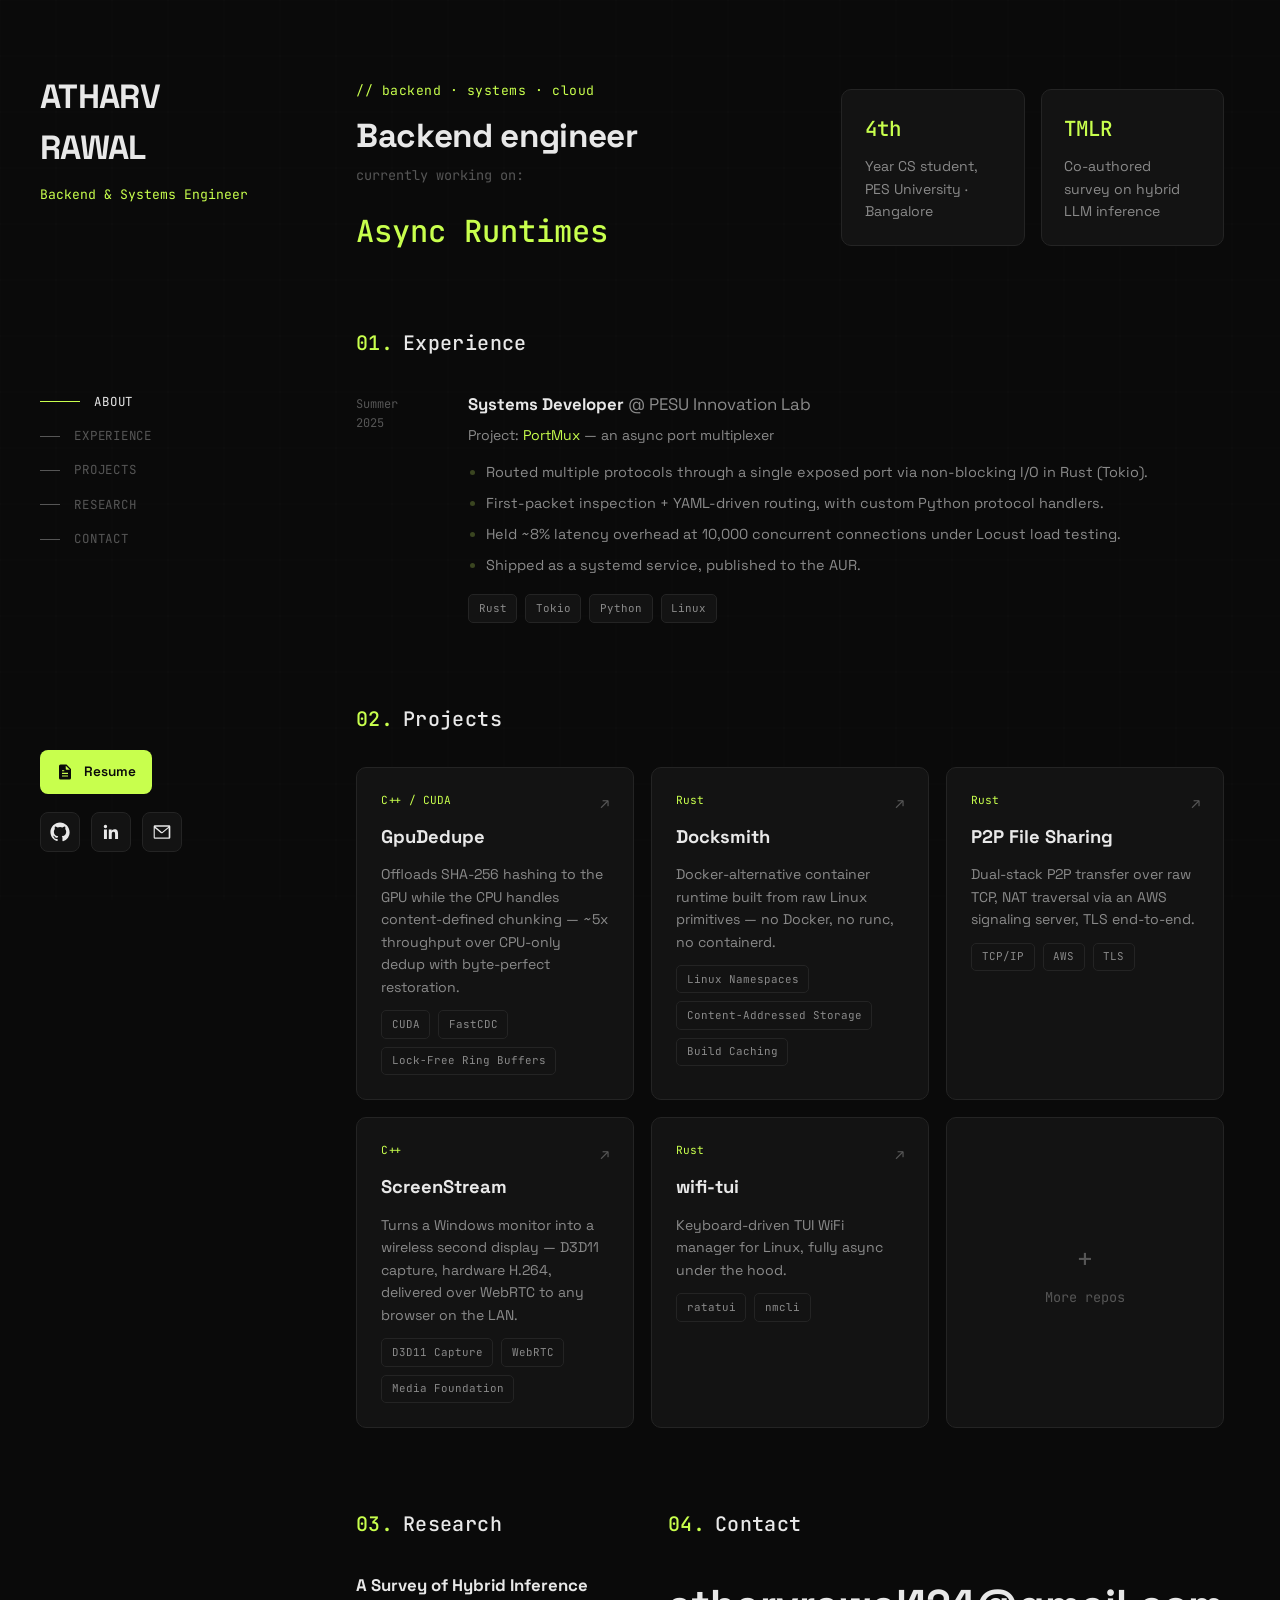
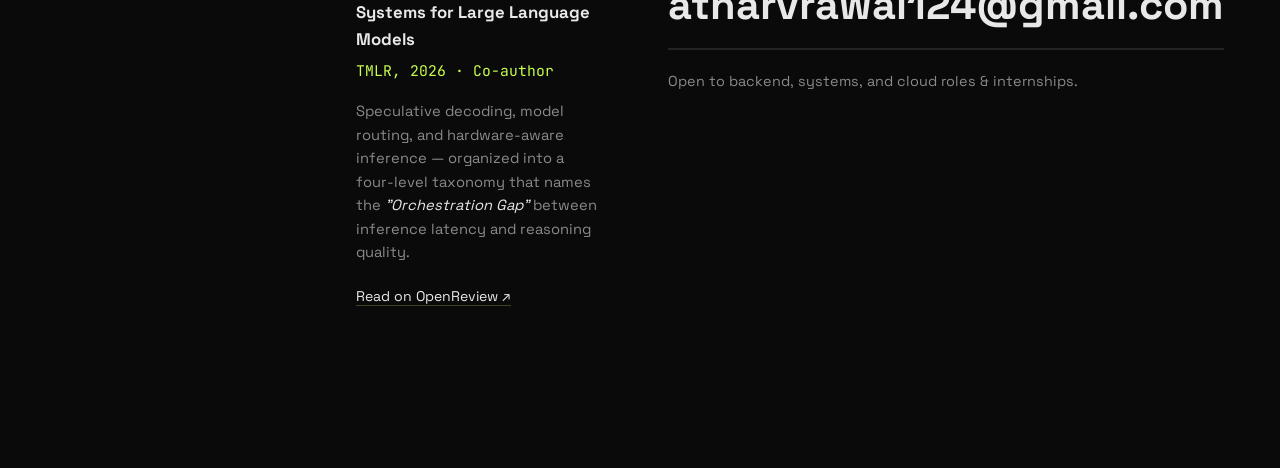
<file: index.html>
<!DOCTYPE html>
<html lang="en">
<head>
<meta charset="UTF-8">
<meta name="viewport" content="width=device-width, initial-scale=1.0">
<title>Atharv Rawal — Backend & Systems Engineer</title>
<meta name="description" content="Atharv Rawal — backend, systems, and cloud engineer. Rust, async I/O, distributed systems, CI/CD.">
<link rel="icon" href="data:,">
<link rel="preconnect" href="https://fonts.googleapis.com">
<link rel="preconnect" href="https://fonts.gstatic.com" crossorigin>
<link href="https://fonts.googleapis.com/css2?family=Space+Grotesk:wght@500;700&family=JetBrains+Mono:wght@400;500&display=swap" rel="stylesheet">
<link rel="stylesheet" href="style.css">
</head>
<body>

<canvas id="grid-canvas" aria-hidden="true"></canvas>

<div class="wrap">

  <header class="sidebar">
    <div class="sidebar-inner">
      <div class="sidebar-top">
        <h1 class="brand-name"><a href="#top">ATHARV<br>RAWAL</a></h1>
        <p class="sidebar-tag">Backend &amp; Systems Engineer</p>
      </div>

      <nav class="sidebar-nav" aria-label="In-page">
        <ul>
          <li><a href="#about" class="nav-link" data-section="about"><span class="nav-line"></span>About</a></li>
          <li><a href="#experience" class="nav-link" data-section="experience"><span class="nav-line"></span>Experience</a></li>
          <li><a href="#projects" class="nav-link" data-section="projects"><span class="nav-line"></span>Projects</a></li>
          <li><a href="#research" class="nav-link" data-section="research"><span class="nav-line"></span>Research</a></li>
          <li><a href="#contact" class="nav-link" data-section="contact"><span class="nav-line"></span>Contact</a></li>
        </ul>
      </nav>

      <div class="sidebar-bottom">
        <a href="Resume_Atharv_Rawal.pdf" target="_blank" rel="noopener" class="resume-link">
          <svg viewBox="0 0 24 24" width="18" height="18"><path fill="currentColor" d="M6 2a2 2 0 0 0-2 2v16a2 2 0 0 0 2 2h12a2 2 0 0 0 2-2V8l-6-6H6Zm7 1.5L18.5 9H14a1 1 0 0 1-1-1V3.5ZM8 13h8v1.5H8V13Zm0 3.5h8V18H8v-1.5ZM8 9.5h3V11H8V9.5Z"/></svg>
          Resume
        </a>
        <ul class="social-list">
          <li><a href="https://github.com/atharvrawal" target="_blank" rel="noopener" aria-label="GitHub">
            <svg viewBox="0 0 24 24" width="20" height="20"><path fill="currentColor" d="M12 .5C5.73.5.5 5.73.5 12c0 5.09 3.29 9.4 7.86 10.93.57.1.79-.25.79-.55 0-.27-.01-1.16-.02-2.11-3.2.7-3.88-1.36-3.88-1.36-.52-1.34-1.28-1.69-1.28-1.69-1.05-.72.08-.7.08-.7 1.16.08 1.77 1.19 1.77 1.19 1.03 1.77 2.7 1.26 3.36.96.1-.75.4-1.26.73-1.55-2.55-.29-5.24-1.28-5.24-5.68 0-1.26.45-2.28 1.19-3.09-.12-.29-.52-1.46.11-3.05 0 0 .97-.31 3.18 1.18a11 11 0 0 1 5.79 0c2.2-1.49 3.17-1.18 3.17-1.18.64 1.59.24 2.76.12 3.05.74.81 1.18 1.83 1.18 3.09 0 4.41-2.69 5.38-5.25 5.67.41.36.78 1.06.78 2.15 0 1.55-.01 2.8-.01 3.18 0 .3.21.66.8.55A10.52 10.52 0 0 0 23.5 12c0-6.27-5.23-11.5-11.5-11.5Z"/></svg>
          </a></li>
          <li><a href="https://linkedin.com/in/atharv-rawal" target="_blank" rel="noopener" aria-label="LinkedIn">
            <svg viewBox="0 0 24 24" width="20" height="20"><path fill="currentColor" d="M20.45 20.45h-3.55v-5.57c0-1.33-.02-3.04-1.85-3.04-1.86 0-2.14 1.45-2.14 2.94v5.67H9.36V9h3.41v1.56h.05c.48-.9 1.64-1.85 3.37-1.85 3.6 0 4.27 2.37 4.27 5.46v6.28ZM5.34 7.43a2.06 2.06 0 1 1 0-4.12 2.06 2.06 0 0 1 0 4.12ZM7.12 20.45H3.56V9h3.56v11.45Z"/></svg>
          </a></li>
          <li><a href="mailto:atharvrawal124@gmail.com" aria-label="Email">
            <svg viewBox="0 0 24 24" width="20" height="20"><path fill="currentColor" d="M2 5.5A1.5 1.5 0 0 1 3.5 4h17A1.5 1.5 0 0 1 22 5.5v13a1.5 1.5 0 0 1-1.5 1.5h-17A1.5 1.5 0 0 1 2 18.5v-13Zm2.2.3 7.55 6.2a.4.4 0 0 0 .5 0l7.55-6.2H4.2ZM20 7.3l-7.13 5.86a1.9 1.9 0 0 1-2.4 0L3.34 7.3v11.2c0 .1.08.2.2.2h16.28a.2.2 0 0 0 .2-.2V7.3Z"/></svg>
          </a></li>
        </ul>
      </div>
    </div>
  </header>

  <main class="content" id="top">

    <section id="about" class="section hero-section">
      <div class="hero-text">
        <p class="eyebrow">// backend · systems · cloud</p>
        <h2 class="hero-line">Backend engineer</h2>
        <p class="hero-subline">currently working on:</p>
        <div class="hero-type"><span id="hero-type-text"></span></div>
      </div>
      <div class="fact-grid">
        <div class="fact-card"><span class="fact-num">4th</span><span>Year CS student, PES University · Bangalore</span></div>
        <div class="fact-card"><span class="fact-num">TMLR</span><span>Co-authored survey on hybrid LLM inference</span></div>
      </div>
    </section>

    <section id="experience" class="section">
      <h3 class="section-heading"><span class="num">01.</span> Experience</h3>
      <article class="exp-row">
        <div class="exp-date">Summer<br>2025</div>
        <div class="exp-body">
          <h4>Systems Developer <span class="dim">@ PESU Innovation Lab</span></h4>
          <p class="exp-project">Project: <a href="https://github.com/pes-innovation-lab/PortMux" target="_blank" rel="noopener">PortMux</a> — an async port multiplexer</p>
          <ul>
            <li>Routed multiple protocols through a single exposed port via non-blocking I/O in Rust (Tokio).</li>
            <li>First-packet inspection + YAML-driven routing, with custom Python protocol handlers.</li>
            <li>Held ~8% latency overhead at 10,000 concurrent connections under Locust load testing.</li>
            <li>Shipped as a systemd service, published to the AUR.</li>
          </ul>
          <div class="pill-row"><span>Rust</span><span>Tokio</span><span>Python</span><span>Linux</span></div>
        </div>
      </article>
    </section>

    <section id="projects" class="section">
      <h3 class="section-heading"><span class="num">02.</span> Projects</h3>
      <div class="project-grid">

        <a href="https://github.com/atharvrawal/gpudedupe" target="_blank" rel="noopener" class="project-card">
          <span class="project-lang">C++ / CUDA</span>
          <h4>GpuDedupe</h4>
          <p>Offloads SHA-256 hashing to the GPU while the CPU handles content-defined chunking — ~5x throughput over CPU-only dedup with byte-perfect restoration.</p>
          <div class="pill-row"><span>CUDA</span><span>FastCDC</span><span>Lock-Free Ring Buffers</span></div>
          <span class="card-arrow">↗</span>
        </a>

        <a href="https://github.com/atharvrawal/Docksmith" target="_blank" rel="noopener" class="project-card">
          <span class="project-lang">Rust</span>
          <h4>Docksmith</h4>
          <p>Docker-alternative container runtime built from raw Linux primitives — no Docker, no runc, no containerd.</p>
          <div class="pill-row"><span>Linux Namespaces</span><span>Content-Addressed Storage</span><span>Build Caching</span></div>
          <span class="card-arrow">↗</span>
        </a>

        <a href="https://github.com/atharvrawal/p2p_rust" target="_blank" rel="noopener" class="project-card">
          <span class="project-lang">Rust</span>
          <h4>P2P File Sharing</h4>
          <p>Dual-stack P2P transfer over raw TCP, NAT traversal via an AWS signaling server, TLS end-to-end.</p>
          <div class="pill-row"><span>TCP/IP</span><span>AWS</span><span>TLS</span></div>
          <span class="card-arrow">↗</span>
        </a>

        <a href="https://github.com/atharvrawal/screen-stream" target="_blank" rel="noopener" class="project-card">
          <span class="project-lang">C++</span>
          <h4>ScreenStream</h4>
          <p>Turns a Windows monitor into a wireless second display — D3D11 capture, hardware H.264, delivered over WebRTC to any browser on the LAN.</p>
          <div class="pill-row"><span>D3D11 Capture</span><span>WebRTC</span><span>Media Foundation</span></div>
          <span class="card-arrow">↗</span>
        </a>

        <a href="https://github.com/atharvrawal/wifi-tui" target="_blank" rel="noopener" class="project-card">
          <span class="project-lang">Rust</span>
          <h4>wifi-tui</h4>
          <p>Keyboard-driven TUI WiFi manager for Linux, fully async under the hood.</p>
          <div class="pill-row"><span>ratatui</span><span>nmcli</span></div>
          <span class="card-arrow">↗</span>
        </a>

        <a href="https://github.com/atharvrawal" target="_blank" rel="noopener" class="project-card card-more">
          <span class="more-plus">+</span>
          <span>More repos</span>
        </a>

      </div>
    </section>

    <div class="bottom-row">
      <section id="research" class="section">
        <h3 class="section-heading"><span class="num">03.</span> Research</h3>
        <article class="pub-row">
          <h4>A Survey of Hybrid Inference Systems for Large Language Models</h4>
          <p class="pub-venue">TMLR, 2026 · Co-author</p>
          <p>Speculative decoding, model routing, and hardware-aware inference — organized into a four-level
            taxonomy that names the <em>"Orchestration Gap"</em> between inference latency and reasoning quality.</p>
          <a href="https://openreview.net/forum?id=OIrJI53MvN" target="_blank" rel="noopener" class="inline-link">Read on OpenReview ↗</a>
        </article>
      </section>

      <section id="contact" class="section contact-section">
        <h3 class="section-heading"><span class="num">04.</span> Contact</h3>
        <a href="mailto:atharvrawal124@gmail.com" class="contact-email">atharvrawal124@gmail.com</a>
        <p class="contact-note">Open to backend, systems, and cloud roles &amp; internships.</p>
      </section>
    </div>

  </main>

</div>

<script src="script.js"></script>
</body>
</html>
</file>
<file: style.css>
:root{
  --bg:#0a0a0a;
  --bg-raised:#131313;
  --border:#242424;
  --text:#e8e8e8;
  --text-dim:#8a8a8a;
  --text-faint:#565656;
  --accent:#c8ff4d;
  --accent-dim:#3a4520;
  --display:'Space Grotesk',sans-serif;
  --mono:'JetBrains Mono',monospace;
  --sidebar-w:300px;
  --content-max:1180px;
}

*{box-sizing:border-box;}
html{scroll-behavior:smooth;}
html,body{margin:0;padding:0;}
body{
  background:var(--bg);
  color:var(--text-dim);
  font-family:var(--display);
  line-height:1.6;
  -webkit-font-smoothing:antialiased;
}
a{color:inherit;text-decoration:none;}
code{font-family:var(--mono);background:var(--bg-raised);padding:0.12em 0.4em;border-radius:4px;font-size:0.88em;color:var(--accent);}
strong{color:var(--text);}
em{color:var(--text);font-style:italic;}

#grid-canvas{position:fixed;top:0;left:0;width:100%;height:100%;z-index:0;opacity:0.7;pointer-events:none;}

.wrap{display:flex;max-width:1600px;margin:0 auto;position:relative;z-index:1;}

/* sidebar */
.sidebar{width:var(--sidebar-w);flex-shrink:0;position:sticky;top:0;height:100vh;padding:4.5rem 2.5rem 3rem;}
.sidebar-inner{display:flex;flex-direction:column;justify-content:space-between;height:100%;}
.brand-name{margin:0 0 0.6rem;}
.brand-name a{
  font-family:var(--display);font-weight:700;
  font-size:2.1rem;line-height:1.05;letter-spacing:-0.02em;
  color:var(--text);text-transform:uppercase;
}
.sidebar-tag{font-family:var(--mono);font-size:0.82rem;color:var(--accent);margin:0;}

.sidebar-nav ul{list-style:none;margin:0;padding:0;}
.sidebar-nav li{margin-bottom:0.9rem;}
.nav-link{
  display:flex;align-items:center;gap:0.9rem;
  font-family:var(--mono);font-size:0.78rem;letter-spacing:0.06em;text-transform:uppercase;
  color:var(--text-faint);transition:color .2s ease;
}
.nav-line{display:block;height:1px;width:20px;background:var(--text-faint);transition:width .2s ease, background .2s ease;}
.nav-link:hover{color:var(--text);}
.nav-link:hover .nav-line{background:var(--text);}
.nav-link.active{color:var(--text);}
.nav-link.active .nav-line{width:40px;background:var(--accent);}

.sidebar-bottom{display:flex;flex-direction:column;gap:1.1rem;}
.resume-link{
  display:flex;align-items:center;gap:0.6rem;
  font-family:var(--display);font-size:0.85rem;font-weight:600;color:var(--bg);
  background:var(--accent);border-radius:8px;
  padding:0.7rem 1rem;width:fit-content;
  transition:transform .2s ease, box-shadow .2s ease;
}
.resume-link:hover{transform:translateY(-2px);box-shadow:0 8px 20px rgba(200,255,77,0.25);}
.social-list{list-style:none;display:flex;gap:0.7rem;margin:0;padding:0;}
.social-list a{
  display:flex;align-items:center;justify-content:center;
  width:40px;height:40px;
  color:var(--text);background:var(--bg-raised);
  border:1px solid var(--border);border-radius:8px;
  transition:color .2s ease, border-color .2s ease, transform .2s ease;
}
.social-list a:hover{color:var(--accent);border-color:var(--accent);transform:translateY(-2px);}

/* content */
.content{flex:1;max-width:calc(var(--content-max) + 6rem);margin:0 auto;padding:5rem 3.5rem 5rem;}
.section{padding-bottom:5rem;scroll-margin-top:3rem;}
.section-heading{
  font-family:var(--mono);font-size:1.25rem;font-weight:500;color:var(--text);
  letter-spacing:0.02em;margin:0 0 2rem;display:flex;align-items:baseline;gap:0.6rem;
}
.num{color:var(--accent);}

/* hero */
.hero-section{
  padding-bottom:4.5rem;
  display:grid;
  grid-template-columns:1.1fr 1fr;
  gap:4rem;
  align-items:center;
}
.eyebrow{font-family:var(--mono);font-size:0.82rem;color:var(--accent);letter-spacing:0.04em;margin:0 0 1rem;}
.hero-line{
  font-family:var(--display);font-weight:700;
  font-size:clamp(1.7rem,2.6vw,2.5rem);line-height:1.15;letter-spacing:-0.01em;
  color:var(--text);margin:0 0 0.6rem;
}
.hero-subline{
  font-family:var(--mono);font-size:0.85rem;font-weight:400;
  color:var(--text-faint);margin:0 0 1.25rem;
}
.hero-type{
  font-family:var(--mono);font-weight:500;
  font-size:clamp(1.4rem,2.4vw,1.9rem);
  color:var(--accent);white-space:nowrap;
}
.hero-type .scramble-char{color:var(--text-faint);}
.fact-grid{display:grid;grid-template-columns:1fr 1fr;gap:1rem;}
.fact-card{
  display:flex;flex-direction:column;gap:0.6rem;
  background:var(--bg-raised);border:1px solid var(--border);border-radius:10px;
  padding:1.4rem;font-size:0.88rem;transition:border-color .2s ease, transform .2s ease;
}
.fact-card:hover{border-color:var(--accent);transform:translateY(-3px);}
.fact-num{font-family:var(--mono);color:var(--accent);font-size:1.3rem;font-weight:500;}

/* experience */
.exp-row{display:flex;gap:2rem;}
.exp-date{flex-shrink:0;width:80px;font-family:var(--mono);font-size:0.75rem;color:var(--text-faint);padding-top:0.25rem;}
.exp-body h4{font-size:1.05rem;color:var(--text);margin:0 0 0.35rem;font-weight:700;font-family:var(--display);}
.exp-body .dim{color:var(--text-dim);font-weight:400;}
.exp-project{font-size:0.88rem;margin:0 0 0.9rem;}
.exp-project a{color:var(--accent);}
.exp-body ul{margin:0 0 1.1rem;padding-left:1.1rem;display:grid;gap:0.5rem;font-size:0.9rem;}
.exp-body ul li::marker{color:var(--accent-dim);}

.pill-row{display:flex;flex-wrap:wrap;gap:0.5rem;}
.pill-row span{
  font-family:var(--mono);font-size:0.68rem;color:var(--text-dim);
  background:var(--bg-raised);border:1px solid var(--border);
  padding:0.28rem 0.6rem;border-radius:5px;
}

/* projects */
.project-grid{display:grid;grid-template-columns:repeat(3,1fr);gap:1.1rem;}
.project-card{
  position:relative;display:flex;flex-direction:column;gap:0.75rem;
  background:var(--bg-raised);border:1px solid var(--border);border-radius:10px;
  padding:1.5rem;transition:border-color .2s ease, transform .2s ease;
}
.project-card:hover{border-color:var(--accent);transform:translateY(-3px);}
.project-lang{font-family:var(--mono);font-size:0.7rem;color:var(--accent);}
.project-card h4{font-family:var(--display);font-size:1.15rem;margin:0;font-weight:700;color:var(--text);}
.project-card p{font-size:0.88rem;margin:0;color:var(--text-dim);max-width:56ch;}
.card-arrow{position:absolute;top:1.4rem;right:1.4rem;color:var(--text-faint);font-size:1rem;transition:color .2s ease, transform .2s ease;}
.project-card:hover .card-arrow{color:var(--accent);transform:translate(2px,-2px);}

.card-more{align-items:center;justify-content:center;text-align:center;gap:0.3rem;color:var(--text-faint);font-family:var(--mono);font-size:0.85rem;}
.more-plus{font-family:var(--display);font-size:1.8rem;color:var(--text-faint);}
.card-more:hover{border-color:var(--accent);}
.card-more:hover .more-plus,.card-more:hover span{color:var(--accent);}

.bottom-row{display:grid;grid-template-columns:1.3fr 1fr;gap:4rem;align-items:start;padding-bottom:5rem;}
.bottom-row .section{padding-bottom:0;}

/* research */
.pub-row h4{font-size:1.05rem;color:var(--text);margin:0 0 0.4rem;font-weight:700;font-family:var(--display);}
.pub-venue{font-family:var(--mono);color:var(--accent);font-size:0.8rem;margin:0 0 1rem;}
.pub-row p{max-width:var(--content-max);margin:0 0 1.1rem;font-size:0.92rem;}
.inline-link{color:var(--text);border-bottom:1px solid var(--accent-dim);font-size:0.88rem;}
.inline-link:hover{color:var(--accent);border-color:var(--accent);}

/* contact */
.contact-section{display:flex;flex-direction:column;align-items:flex-start;}
.contact-email{
  font-family:var(--display);font-weight:700;
  font-size:clamp(1.6rem,4vw,2.6rem);color:var(--text);
  border-bottom:2px solid var(--border);padding-bottom:0.6rem;
  transition:color .2s ease, border-color .2s ease;
}
.contact-email:hover{color:var(--accent);border-color:var(--accent);}
.contact-note{font-size:0.9rem;margin-top:1.25rem;}

@media (max-width:1200px){
  .project-grid{grid-template-columns:repeat(2,1fr);}
}

@media (max-width:900px){
  .wrap{flex-direction:column;}
  .sidebar{position:relative;width:100%;height:auto;padding:2.5rem 1.75rem 1.5rem;}
  .sidebar-inner{gap:2rem;}
  .sidebar-nav{display:none;}
  .content{max-width:none;padding:1rem 1.75rem 5rem;}
  .hero-section{grid-template-columns:1fr;gap:2rem;}
  .hero-type{white-space:normal;}
  .fact-grid{grid-template-columns:1fr 1fr;}
  .exp-row{flex-direction:column;gap:0.4rem;}
  .exp-date{width:auto;}
  .project-grid{grid-template-columns:1fr;}
  .bottom-row{grid-template-columns:1fr;gap:0;}
  .bottom-row .section{padding-bottom:4rem;}
}
</file>
